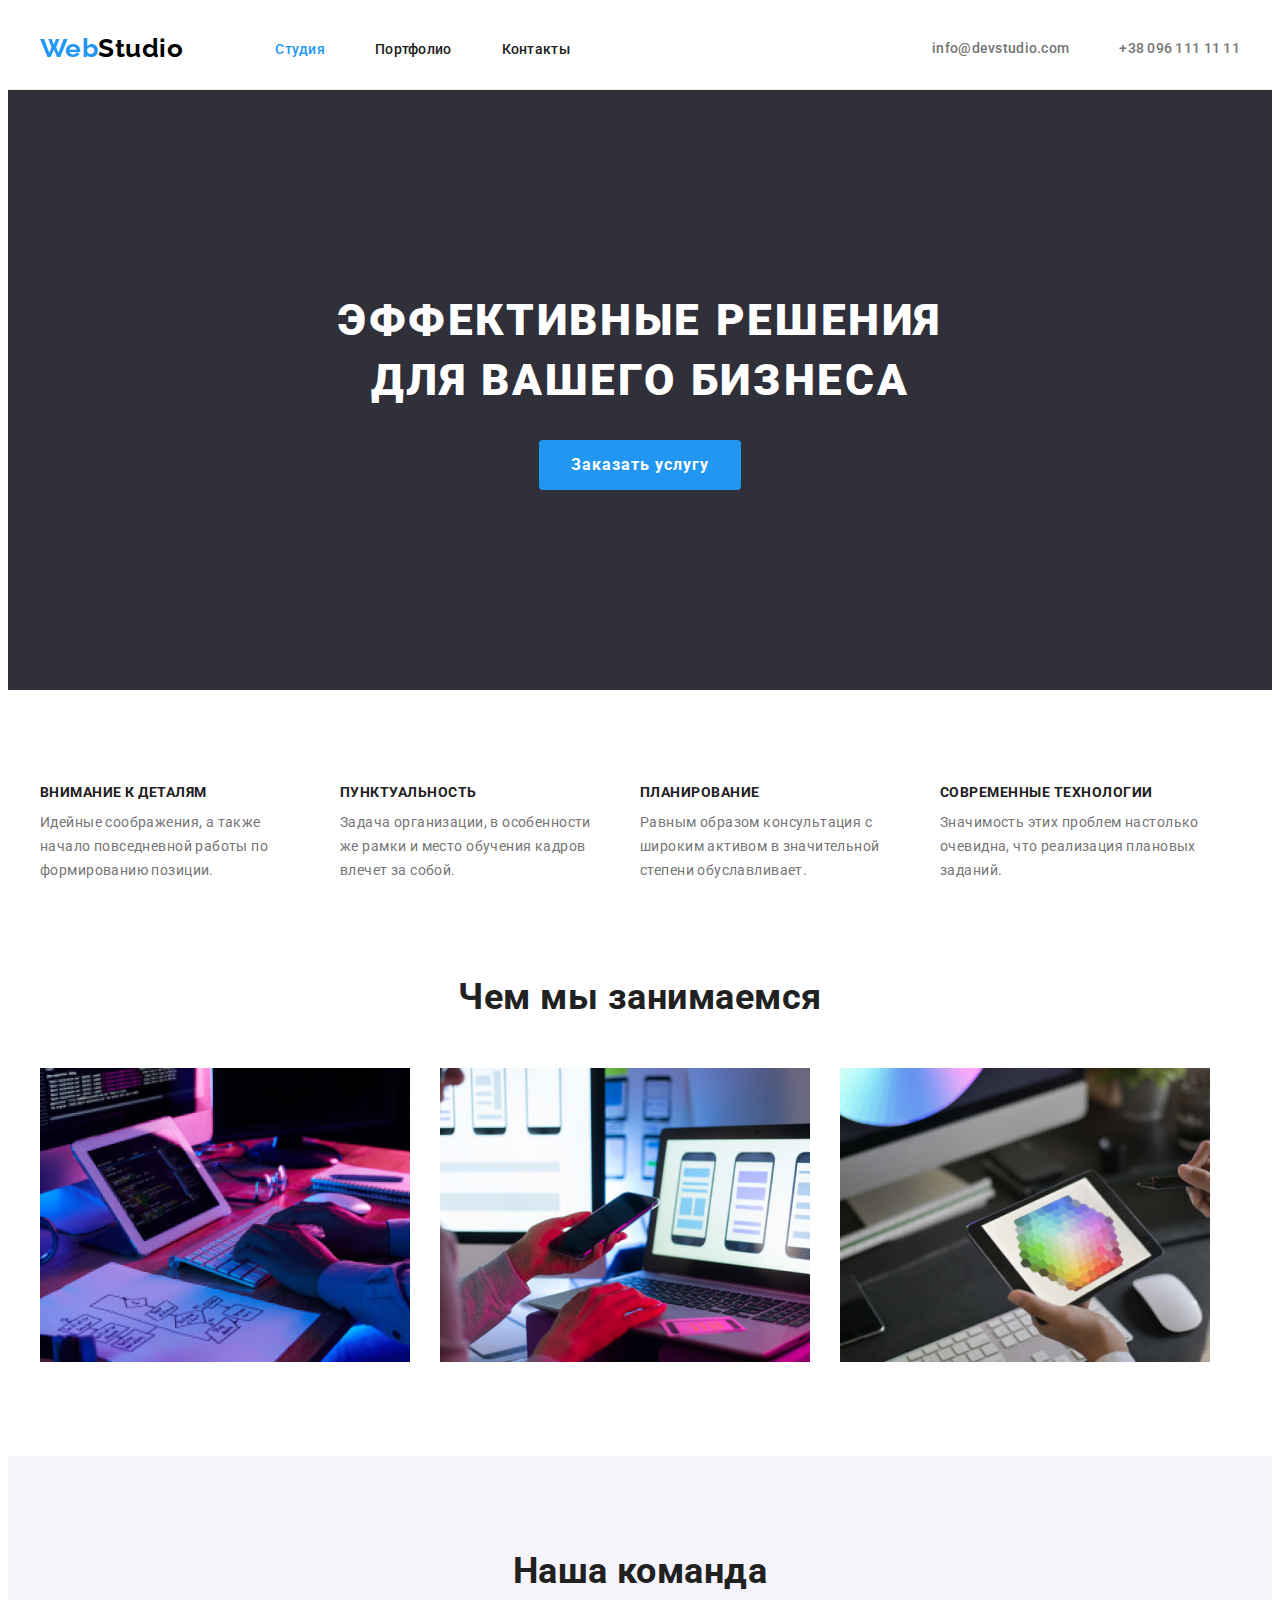
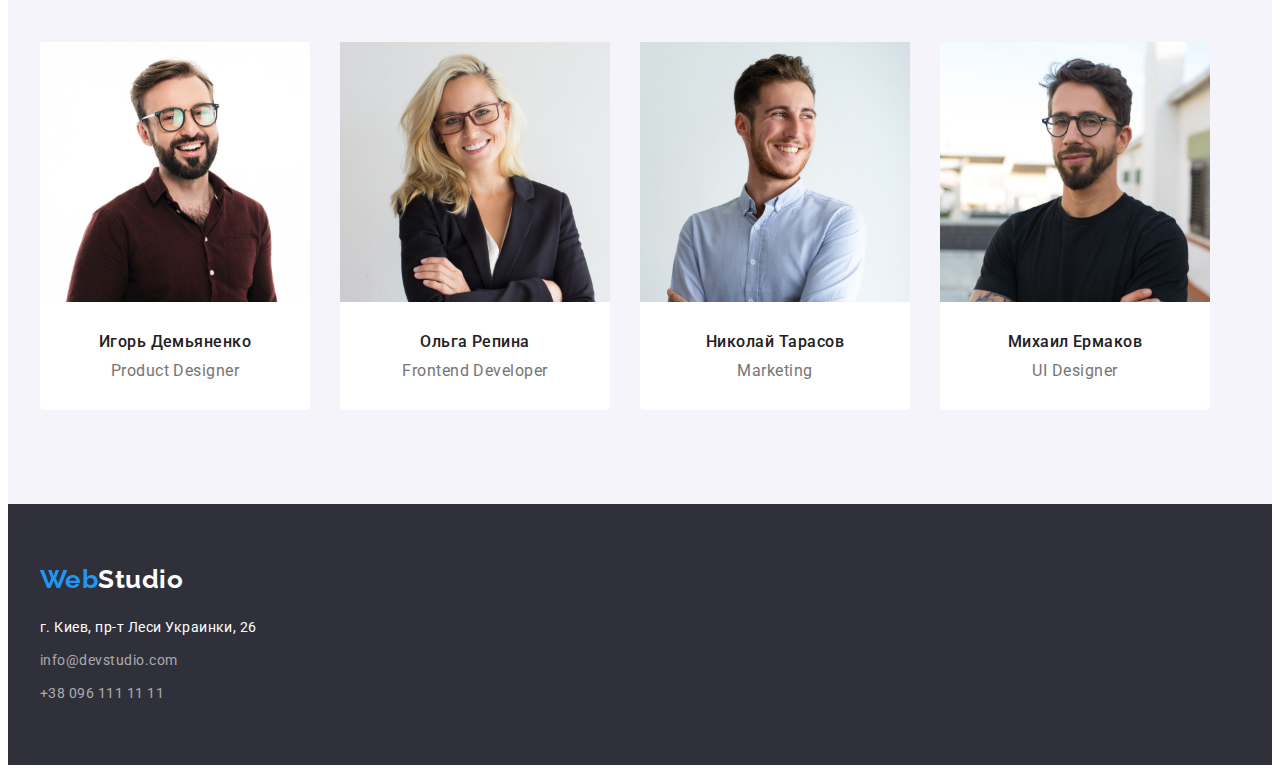
<file: index.html>
<!DOCTYPE html>
<html lang="ru">
  <head>
    <meta charset="UTF-8" />
    <meta name="viewport" content="width=device-width, initial-scale=1.0" />
    <title>Студия</title>
    <link rel="preconnect" href="https://fonts.googleapis.com" />
    <link rel="preconnect" href="https://fonts.gstatic.com" crossorigin />
    <link
      href="https://fonts.googleapis.com/css2?family=Raleway:wght@700&family=Roboto:wght@400;500;700;900&display=swap"
      rel="stylesheet"
    />
    <link
      rel="stylesheet"
      href="https://cdnjs.cloudflare.com/ajax/libs/modern-normalize/1.1.0/modern-normalize.min.css"
      integrity="sha512-wpPYUAdjBVSE4KJnH1VR1HeZfpl1ub8YT/NKx4PuQ5NmX2tKuGu6U/JRp5y+Y8XG2tV+wKQpNHVUX03MfMFn9Q=="
      crossorigin="anonymous"
      referrerpolicy="no-referrer"
    />
    <link rel="stylesheet" href="./css/styles.css" />
  </head>

  <body>
    <!--  section  header -->
    <header class="header">
      <div class="container">
        <nav class="nav">
          <a class="header-logo link" href="./index.html"
            ><span class="span-logo">Web</span>Studio
          </a>
          <ul class="header-list list">
            <li class="header-item">
              <a class="link activ-page" href="./index.html">Студия</a>
              <!--  Activ page  -->
            </li>
            <li class="header-item">
              <a class="header-link link" href="./portfolio.html">Портфолио</a>
            </li>
            <li class="header-item">
              <a class="header-link link" href="./contacts.html">Контакты</a>
            </li>
          </ul>
        </nav>
        <ul class="auth-nav list">
          <li class="auth-item">
            <a class="header-contact link" href="mailto:info@devstudio.com"
              >info@devstudio.com</a
            >
          </li>
          <li class="auth-item">
            <a class="header-contact link" href="tel:+380961111111"
              >+38 096 111 11 11</a
            >
          </li>
        </ul>
      </div>
    </header>

    <main>
      <!--  section hero  -->
      <section class="hero">
        <div class="container">
          <h1 class="hero-title">Эффективные решения для вашего бизнеса</h1>
          <button class="main-btn" type="button">Заказать услугу</button>
        </div>
      </section>

      <!--  benefits section  -->
      <section class="section">
        <h2 hidden>
          Внимание к деталям, пунктуальность, планирование, современные
          технологии
        </h2>
        <div class="container">
          <ul class="benefits-list list">
            <li class="benefits-item">
              <h3 class="list-service">Внимание к деталям</h3>
              <p class="item-service">
                Идейные соображения, а также начало повседневной работы по
                формированию позиции.
              </p>
            </li>
            <li class="benefits-item">
              <h3 class="list-service">Пунктуальность</h3>
              <p class="item-service">
                Задача организации, в особенности же рамки и место обучения
                кадров влечет за собой.
              </p>
            </li>
            <li class="benefits-item">
              <h3 class="list-service">Планирование</h3>
              <p class="item-service">
                Равным образом консультация с широким активом в значительной
                степени обуславливает.
              </p>
            </li>
            <li class="benefits-item">
              <h3 class="list-service">Современные технологии</h3>
              <p class="item-service">
                Значимость этих проблем настолько очевидна, что реализация
                плановых заданий.
              </p>
            </li>
          </ul>
        </div>
      </section>

      <!--  activiti section  -->
      <section class="activiti">
        <div class="container">
          <h2 class="about-activiti">Чем мы занимаемся</h2>
          <ul class="activiti-list list">
            <li class="activiti-item">
              <img
                class="img"
                src="./images/box1.jpg"
                alt="решения для бизнеса"
                width="370"
                height="294"
              />
            </li>
            <li class="activiti-item">
              <img
                class="img"
                src="./images/box2.jpg"
                alt="решения для бизнеса"
                width="370"
                height="294"
              />
            </li>
            <li class="activiti-item">
              <img
                class="img"
                src="./images/box3.jpg"
                alt="решения для бизнеса"
                width="370"
                height="294"
              />
            </li>
          </ul>
        </div>
      </section>

      <!--  team section  -->

      <section class="team section">
        <div class="container">
          <h2 class="tittle-team">Наша команда</h2>
          <ul class="list team-list">
            <li class="team-item">
              <img
                class="img"
                src="./images/img1.jpg"
                alt="Игорь Демьяненко"
                width="270"
                height="260"
              />
              <div class="team-block">
                <h3 class="item-name">Игорь Демьяненко</h3>
                <p class="function-team" lang="en">Product Designer</p>
              </div>
            </li>
            <li class="team-item">
              <img
                class="img"
                src="./images/img2.jpg"
                alt="Ольга Репина"
                width="270"
                height="260"
              />
              <div class="team-block">
                <h3 class="item-name">Ольга Репина</h3>
                <p class="function-team" lang="en">Frontend Developer</p>
              </div>
            </li>
            <li class="team-item">
              <img
                class="img"
                src="./images/img3.jpg"
                alt="Николай Тарасов"
                width="270"
                height="260"
              />
              <div class="team-block">
                <h3 class="item-name">Николай Тарасов</h3>
                <p class="function-team" lang="en">Marketing</p>
              </div>
            </li>
            <li class="team-item">
              <img
                class="img"
                src="./images/img4.jpg"
                alt="Михаил Ермаков"
                width="270"
                height="260"
              />
              <div class="team-block">
                <h3 class="item-name">Михаил Ермаков</h3>
                <p class="function-team" lang="en">UI Designer</p>
              </div>
            </li>
          </ul>
        </div>
      </section>
    </main>

    <!--  footer  -->
    <footer class="footer">
      <div class="container">
        <a class="footer-logo link" href="./index.html"
          ><span class="span-logo">Web</span>Studio
        </a>
        <address>
          <ul class="footer-list list">
            <li class="footer-item">
              <a
                class="footer-address link"
                href="https://www.google.com/maps/place/%D0%B1%D1%83%D0%BB.+%D0%9B%D0%B5%D1%81%D0%B8+%D0%A3%D0%BA%D1%80%D0%B0%D0%B8%D0%BD%D0%BA%D0%B8,+26,+%D0%9A%D0%B8%D0%B5%D0%B2,+02000/@50.4265807,30.5361971,17z/data=!3m1!4b1!4m5!3m4!1s0x40d4cf0e033ecbe9:0x57a4dffefec77da0!8m2!3d50.4265807!4d30.5383858"
                target="title"
                >г. Киев, пр-т Леси Украинки, 26
              </a>
            </li>
            <li class="footer-item">
              <a class="footer-contact link" href="mailto:info@devstudio.com"
                >info@devstudio.com</a
              >
            </li>
            <li class="footer-item">
              <a class="footer-contact link" href="tel:+380961111111"
                >+38 096 111 11 11</a
              >
            </li>
          </ul>
        </address>
      </div>
    </footer>
  </body>
</html>
</file>
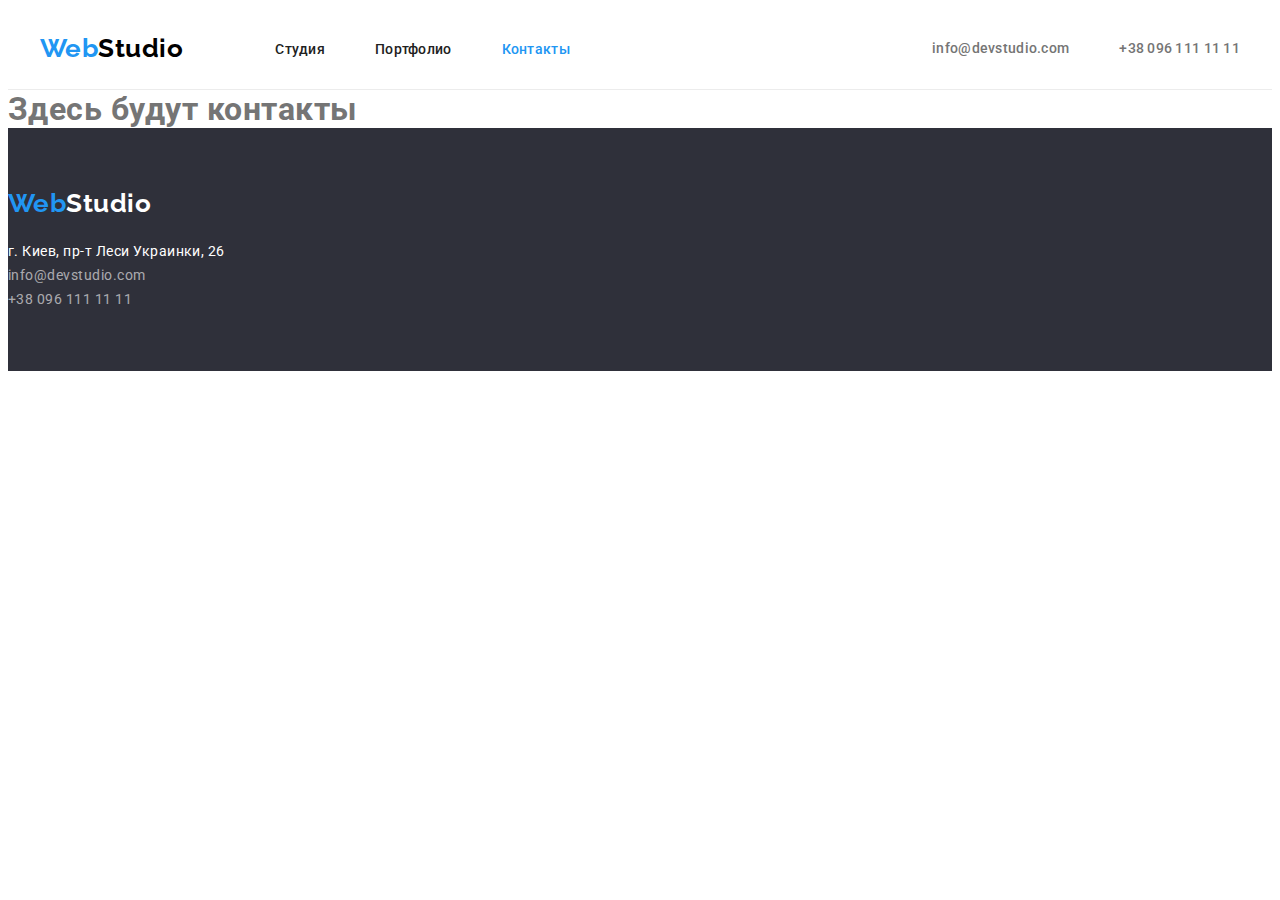
<file: contacts.html>
<!DOCTYPE html>
<html lang="ru">
  <head>
    <meta charset="UTF-8" />
    <meta name="viewport" content="width=device-width, initial-scale=1.0" />
    <title>контакты</title>
    <link rel="preconnect" href="https://fonts.googleapis.com" />
    <link rel="preconnect" href="https://fonts.gstatic.com" crossorigin />
    <link
      href="https://fonts.googleapis.com/css2?family=Raleway:wght@700&family=Roboto:wght@400;500;700;900&display=swap"
      rel="stylesheet"
    />
    <link
      rel="stylesheet"
      href="https://cdnjs.cloudflare.com/ajax/libs/modern-normalize/1.1.0/modern-normalize.min.css"
      integrity="sha512-wpPYUAdjBVSE4KJnH1VR1HeZfpl1ub8YT/NKx4PuQ5NmX2tKuGu6U/JRp5y+Y8XG2tV+wKQpNHVUX03MfMFn9Q=="
      crossorigin="anonymous"
      referrerpolicy="no-referrer"
    />
    <link rel="stylesheet" href="./css/styles.css" />
  </head>

  <!--  header -->
  <body">
        <!--  section  header -->
    <header class="header">
      <div class="container">
        <nav class="nav">
          <a class="header-logo link" href="./index.html"
            ><span class="span-logo">Web</span>Studio
          </a>
          <ul class="header-list list">
            <li class="header-item">
              <a class="header-link link" href="./index.html">Студия</a>
            </li>
            <li class="header-item">
              <a class="header-link link" href="./portfolio.html">Портфолио</a>
            </li>
            <li class="header-item">
              <a class="activ-page link" href="./contacts.html">Контакты</a>
              <!--  Activ page  -->
            </li>
          </ul>
        </nav>
        <ul class="auth-nav list">
          <li class="auth-item">
            <a class="header-contact link" href="mailto:info@devstudio.com"
              >info@devstudio.com</a
            >
          </li>
          <li class="auth-item">
            <a class="header-contact link" href="tel:+380961111111"
              >+38 096 111 11 11</a
            >
          </li>
        </ul>
      </div>
    </header>

    <!----   contacts   ---->
    <main>
      <section>
        <h1>Здесь будут контакты</h1>
      </section>
    </main>

    <!--  footer  -->
    <footer class="footer">
      <div></div>
        <a class="footer-logo link" href="./index.html"
          ><span class="span-logo">Web</span>Studio
        </a>
      </div>
      <address>
        <ul class="list">
          <li>
            <a
              class="footer-address link"
              href="https://www.google.com/maps/place/%D0%B1%D1%83%D0%BB.+%D0%9B%D0%B5%D1%81%D0%B8+%D0%A3%D0%BA%D1%80%D0%B0%D0%B8%D0%BD%D0%BA%D0%B8,+26,+%D0%9A%D0%B8%D0%B5%D0%B2,+02000/@50.4265807,30.5361971,17z/data=!3m1!4b1!4m5!3m4!1s0x40d4cf0e033ecbe9:0x57a4dffefec77da0!8m2!3d50.4265807!4d30.5383858"
              target="title"
              >г. Киев, пр-т Леси Украинки, 26
            </a>
          </li>
          <li>
            <a class="footer-contact link" href="mailto:info@devstudio.com"
              >info@devstudio.com</a
            >
          </li>
          <li>
            <a class="footer-contact link" href="tel:+380961111111"
              >+38 096 111 11 11</a
            >
          </li>
        </ul>
      </address>
    </footer>
  </body>
</html>
</file>
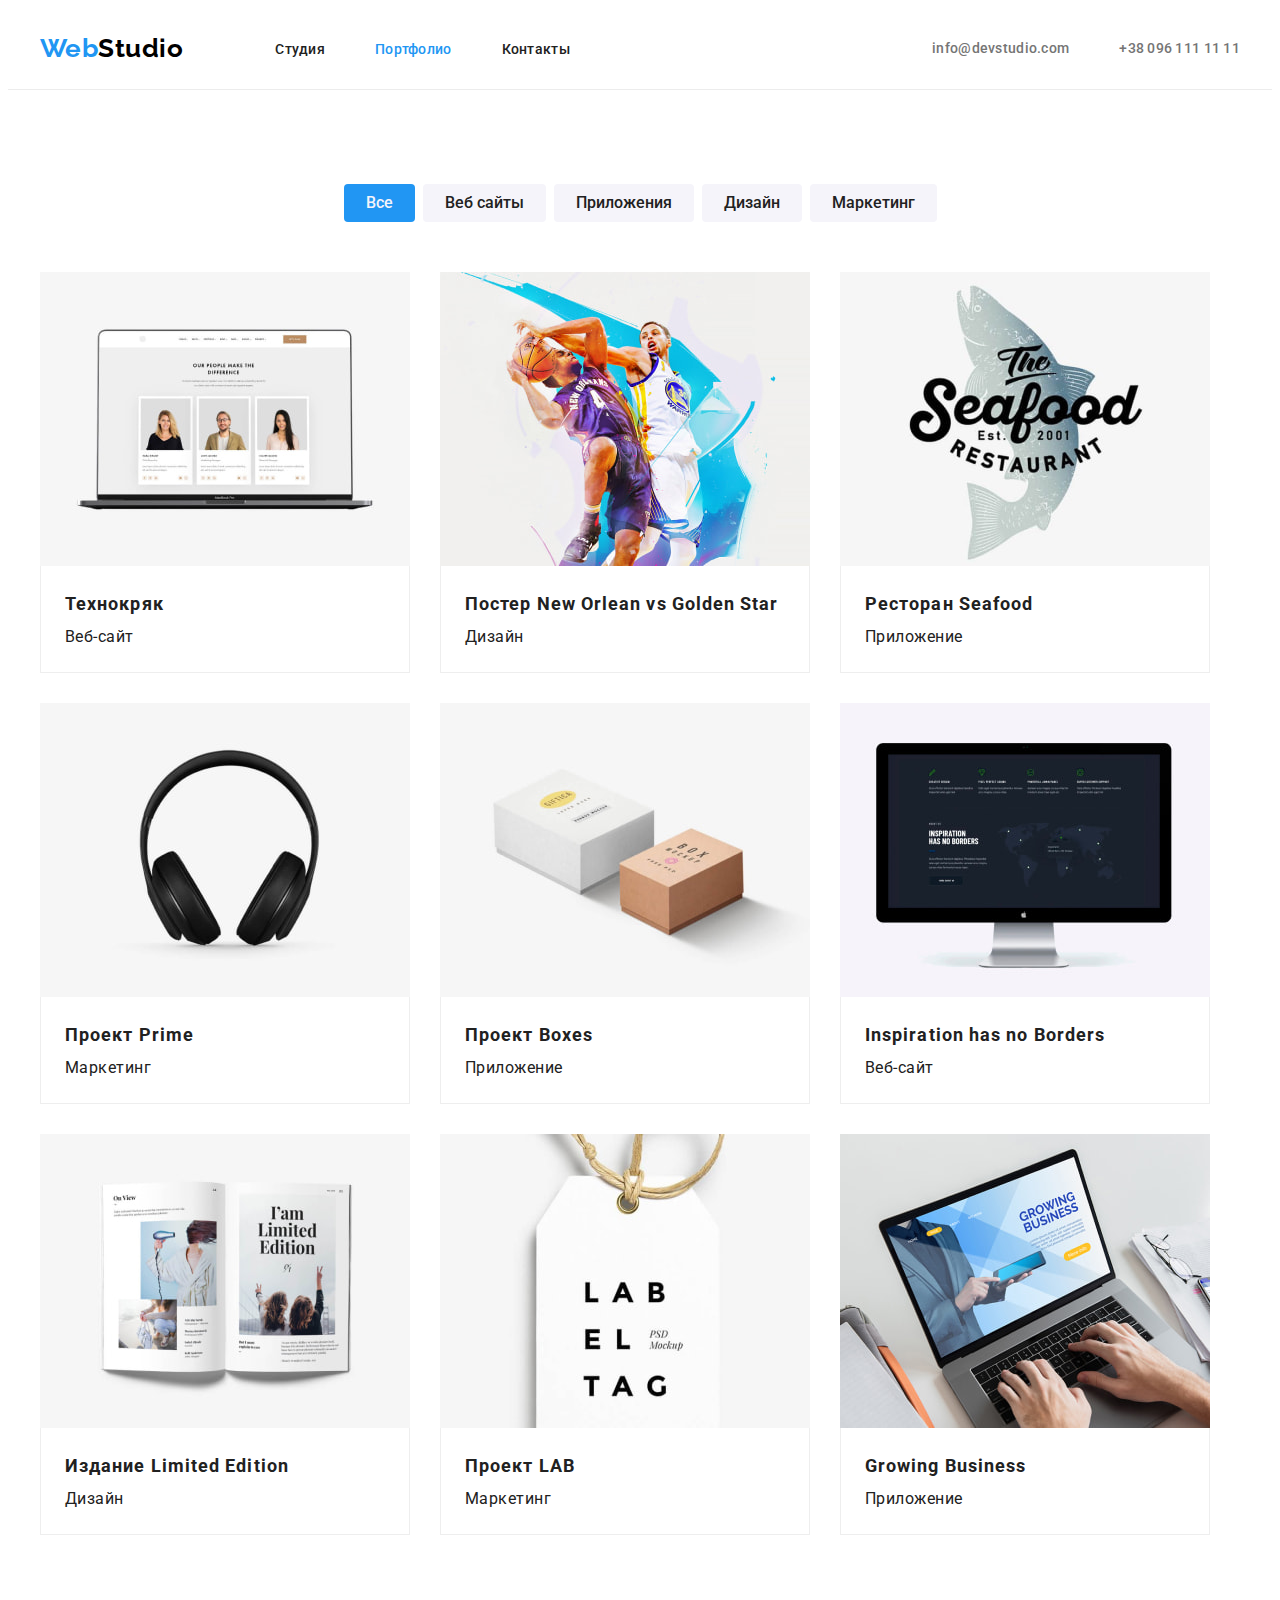
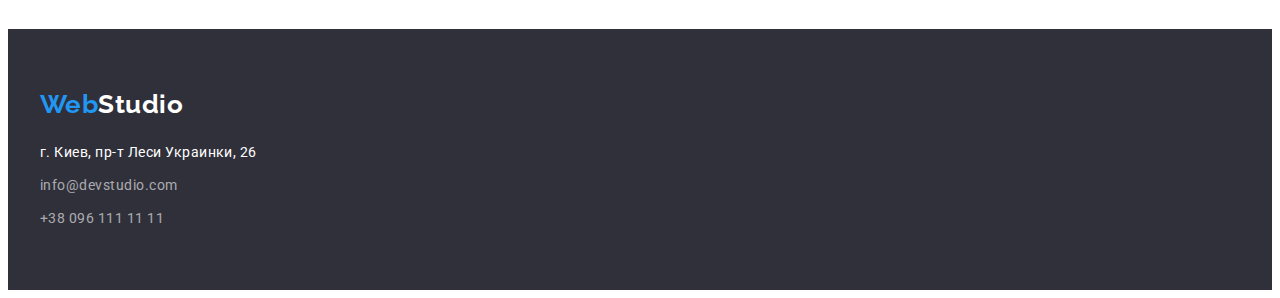
<file: portfolio.html>
<!DOCTYPE html>
<html lang="ru">
  <head>
    <meta charset="UTF-8" />
    <meta name="viewport" content="width=device-width, initial-scale=1.0" />
    <title>Портфолио</title>
    <link rel="preconnect" href="https://fonts.googleapis.com" />
    <link rel="preconnect" href="https://fonts.gstatic.com" crossorigin />
    <link
      href="https://fonts.googleapis.com/css2?family=Raleway:wght@700&family=Roboto:wght@400;500;700;900&display=swap"
      rel="stylesheet"
    />
    <link
      rel="stylesheet"
      href="https://cdnjs.cloudflare.com/ajax/libs/modern-normalize/1.1.0/modern-normalize.min.css"
      integrity="sha512-wpPYUAdjBVSE4KJnH1VR1HeZfpl1ub8YT/NKx4PuQ5NmX2tKuGu6U/JRp5y+Y8XG2tV+wKQpNHVUX03MfMFn9Q=="
      crossorigin="anonymous"
      referrerpolicy="no-referrer"
    />
    <link rel="stylesheet" href="./css/styles.css" />
  </head>

  <!--  header -->
  <body>
    <!--  section  header -->
    <header class="header">
      <div class="container">
        <nav class="nav">
          <a class="header-logo link" href="./index.html"
            ><span class="span-logo">Web</span>Studio
          </a>
          <ul class="header-list list">
            <li class="header-item">
              <a class="header-link link" href="./index.html">Студия</a>
              <!--  Activ page  -->
            </li>
            <li class="header-item">
              <a class="activ-page link" href="./portfolio.html">Портфолио</a>
            </li>
            <li class="header-item">
              <a class="header-link link" href="./contacts.html">Контакты</a>
            </li>
          </ul>
        </nav>
        <ul class="auth-nav list">
          <li class="auth-item">
            <a class="header-contact link" href="mailto:info@devstudio.com"
              >info@devstudio.com</a
            >
          </li>
          <li class="auth-item">
            <a class="header-contact link" href="tel:+380961111111"
              >+38 096 111 11 11</a
            >
          </li>
        </ul>
      </div>
    </header>

    <!--  portfolio  -->
    <main>
      <section class="section">
        <div class="container">
          <h1 hidden>Портфолио</h1>
          <ul class="btn-list list">
            <li class="btn-item">
              <button class="portfolio-activ-btn" type="button">Все</button>
            </li>
            <li class="btn-item">
              <button class="portfolio-btn" type="button">Веб сайты</button>
            </li>
            <li class="btn-item">
              <button class="portfolio-btn" type="button">Приложения</button>
            </li>
            <li class="btn-item">
              <button class="portfolio-btn" type="button">Дизайн</button>
            </li>
            <li class="btn-item">
              <button class="portfolio-btn" type="button">Маркетинг</button>
            </li>
          </ul>
          <ul class="portfolio-list list">
            <li class="portfolio-link">
              <a class="link" href="">
                <img
                  class="img"
                  src="./images/img21.jpg"
                  alt="Вебсайт"
                  width="370"
                  height="294"
                />
                <div class="portfolio-block">
                  <h3 class="list-price">Технокряк</h2>
                  <p class="item-price">Веб-сайт</p>
                </div>
              </a>
            </li>
            <li class="portfolio-link">
              <a class="link" href="">
                <img
                  class="img"
                  src="./images/img22.jpg"
                  alt="Дизайн"
                  width="370"
                  height="294"
                />
                <div class="portfolio-block">
                  <h3 class="list-price">Постер New Orlean vs Golden Star</h2>
                  <p class="item-price">Дизайн</p>
                </div>
              </a>
            </li>
            <li class="portfolio-link">
              <a class="link" href="">
                <img
                  class="img"
                  src="./images/img23.jpg"
                  alt="Приложение"
                  width="370"
                  height="294"
                />
                <div class="portfolio-block">
                  <h3 class="list-price">Ресторан Seafood</h2>
                  <p class="item-price">Приложение</p>
                </div>
              </a>
            </li>
            <li class="portfolio-link">
              <a class="link" href="">
                <img
                  class="img"
                  src="./images/img24.jpg"
                  alt="Маркетинг"
                  width="370"
                  height="294"
                />
                <div class="portfolio-block">
                  <h3 class="list-price">Проект Prime</h2>
                  <p class="item-price">Маркетинг</p>
                </div>
              </a>
            </li>
            <li class="portfolio-link">
              <a class="link" href="">
                <img
                  class="img"
                  src="./images/img25.jpg"
                  alt="Приложение"
                  width="370"
                  height="294"
                />
                <div class="portfolio-block">
                  <h3 class="list-price">Проект Boxes</h2>
                  <p class="item-price">Приложение</p>
                </div>
              </a>
            </li>
            <li class="portfolio-link">
              <a class="link" href=""
                ><img
                  class="img"
                  src="./images/img26.jpg"
                  alt="Вебсайт"
                  width="370"
                  height="294"
                />
                <div class="portfolio-block">
                  <h3 class="list-price">Inspiration has no Borders</h2>
                  <p class="item-price">Веб-сайт</p>
                </div>
              </a>
            </li>
            <li class="portfolio-link">
              <a class="link" href="">
                <img
                  class="img"
                  src="./images/img27.jpg"
                  alt="Дизайн"
                  width="370"
                  height="294"
                />
                <div class="portfolio-block">
                  <h3 class="list-price">Издание Limited Edition</h2>
                  <p class="item-price">Дизайн</p>
                </div>
              </a>
            </li>
            <li class="portfolio-link">
              <a class="link" href="">
                <img
                  class="img"
                  src="./images/img28.jpg"
                  alt="Маркетинг"
                  width="370"
                  height="294"
                />
                <div class="portfolio-block">
                  <h3 class="list-price">Проект LAB</h2>
                  <p class="item-price">Маркетинг</p>
                </div>
              </a>
            </li>
            <li class="portfolio-link">
              <a class="link" href="">
                <img
                  class="img"
                  src="./images/img29.jpg"
                  alt="Приложение"
                  width="370"
                  height="294"
                />
                <div class="portfolio-block">
                  <h3 class="list-price">Growing Business</h2>
                  <p class="item-price">Приложение</p>
                </div>
              </a>
            </li>
          </ul>
        </div>
      </section>
    </main>
<!--  footer  -->
<footer class="footer">
  <div class="container">
    <a class="footer-logo link" href="./index.html"><span class="span-logo">Web</span>Studio
    </a>
    <address>
      <ul class="footer-list list">
        <li class="footer-item">
          <a class="footer-address link"
            href="https://www.google.com/maps/place/%D0%B1%D1%83%D0%BB.+%D0%9B%D0%B5%D1%81%D0%B8+%D0%A3%D0%BA%D1%80%D0%B0%D0%B8%D0%BD%D0%BA%D0%B8,+26,+%D0%9A%D0%B8%D0%B5%D0%B2,+02000/@50.4265807,30.5361971,17z/data=!3m1!4b1!4m5!3m4!1s0x40d4cf0e033ecbe9:0x57a4dffefec77da0!8m2!3d50.4265807!4d30.5383858"
            target="title">г. Киев, пр-т Леси Украинки, 26
          </a>
        </li>
        <li class="footer-item">
          <a class="footer-contact link" href="mailto:info@devstudio.com">info@devstudio.com</a>
        </li>
        <li class="footer-item">
          <a class="footer-contact link" href="tel:+380961111111">+38 096 111 11 11</a>
        </li>
      </ul>
    </address>
  </div>
</footer>
</body>

</html>
</file>
<file: css/styles.css>
/* переменные для значений color */
:root {
  --primary-title-color: #ffffff;
  --secondary-title-color: #212121;
  --primary-text-color: #757575;
  --accent-color: #2196f3;
  --background-color: #2f303a;
  --secondary-background-color: #f5f4fa;
}

/* стандартные параметры стиля */
body {
  font-family: 'Roboto', sans-serif;
  letter-spacing: 0.03em;
  color: var(--primary-text-color);
  background-color: var(--primary-title-color);
}

/* стандартные параметры контейнера */
/* xxxxxxxxxxxxxxxxxxxx */

/* дополнительные параметры сброса отступов */
h1,
h2,
h3,
h4,
h5,
h6,
p,
ul {
  padding: 0;
  margin: 0;
}

/* убираем подчеркивание */
.link {
  text-decoration: none;
}

/* убираем точки из списка <ul> */
.list {
  list-style: none;
}

/*  общий клас контейнер  */

.container {
  margin-left: auto;
  margin-right: auto;
  width: 1200px;
  padding-left: 15px;
  padding-right: 15px;
  /* border: 1 solid teal; */
  /* outline: 2px solid red; */
  /* background-color: yellow; */
}

.section {
  padding-top: 94px;
  padding-bottom: 94px;
}

.img {
  display: block;
  max-width: 100%;
  height: auto;
}

/******  Header  ******/

.header {
  border-bottom: 1px solid #ececec;
}

.header .container {
  display: flex;
}
.nav {
  display: flex;
  align-items: center;
}

.header-list {
  margin-left: 92px;
  display: flex;
}

.header-list :not(:last-child) {
  margin-right: 50px;
}

.header-logo {
  font-weight: 700;
  font-family: Raleway;
  font-weight: bold;
  font-size: 26px;
  line-height: calc(31 / 26);
  color: #000000;
  padding-top: 25px;
  padding-bottom: 25px;
}

.span-logo {
  color: var(--accent-color);
}

.activ-page {
  font-weight: 500;
  font-size: 14px;
  line-height: calc(16 / 14);
  letter-spacing: 0.02em;
  color: var(--accent-color);

  padding-top: 32px;
  padding-bottom: 32px;
  display: block;
}

.auth-nav {
  display: flex;
  margin-left: auto;
}
/* .auth-nav :not(:last-child){
  display: flex;
margin left: 50px;
} */

.auth-nav .auth-item + .auth-item {
  margin-left: 50px;
}

.header-link {
  font-weight: 500;
  font-size: 14px;
  line-height: calc(16 / 14);
  letter-spacing: 0.02em;
  color: var(--secondary-title-color);

  padding-top: 32px;
  padding-bottom: 32px;
  display: block;
}

.header-contact {
  font-weight: 500;
  font-size: 14px;
  line-height: calc(16 / 14);
  letter-spacing: 0.02em;
  color: var(--primary-text-color);

  padding-top: 32px;
  padding-bottom: 32px;
  display: block;
}

.header-link:hover,
.header-link:focus,
.header-contact:hover,
.header-contact:focus,
.footer-contact:hover,
.footer-contact:focus,
.footer-address:hover,
.footer-address:focus {
  color: var(--accent-color);
}

/****  Footer  ****/
.footer {
  padding-top: 60px;
  padding-bottom: 60px;
  background-color: var(--background-color);
}
.footer-logo {
  display: block;
  margin-bottom: 20px;
  font-weight: 700;
  font-family: Raleway;
  font-size: 26px;
  line-height: calc(31 / 26);
  color: var(--primary-title-color);
}

.footer-list .footer-item:not(:last-child) {
  margin-bottom: 9px;
}

.footer-address {
  font-style: normal;
  font-size: 14px;
  line-height: calc(24 / 14);
  color: var(--primary-title-color);
}
.footer-contact {
  font-style: normal;
  font-size: 14px;
  line-height: calc(24 / 14);
  color: rgba(255, 255, 255, 0.6);
}

/****  section hero  *****/

.hero {
  background-color: var(--background-color);
  padding-top: 200px;
  padding-bottom: 200px;
  text-align: center;
}
.hero .container {
  display: flex;
  flex-direction: column;
  align-items: center;
}

.hero-title {
  font-weight: 900;
  font-size: 44px;
  line-height: calc(60 / 44);
  letter-spacing: 0.06em;
  text-align: center;
  color: var(--primary-title-color);
  text-transform: uppercase;
  margin-bottom: 30px;
  max-width: 696px;
}

.main-btn {
  font-family: inherit;
  font-weight: 700;
  display: inline-block;
  cursor: pointer;
  min-width: 200px;
  font-size: 16px;
  line-height: calc(30 / 16);

  padding: 10px 32px;
  border-radius: 4px;
  border: none;
  letter-spacing: 0.06em;

  color: var(--primary-title-color);
  background: var(--accent-color);
}

.main-btn:focus,
.main-btn:hover {
  cursor: pointer;

  color: var(--primary-title-color);
  background: #188ce8;
}

/***************  benefits section  ***************/

.benefits-list {
  display: flex;
}

.benefits-list .benefits-item + .benefits-item {
  margin-left: 30px;
}

.benefits-item {
  width: 270px;
}

.list-service {
  margin-bottom: 10px;
  font-weight: bold;
  font-size: 14px;
  line-height: calc(16 / 14);
  text-transform: uppercase;
  color: var(--secondary-title-color);
}

.item-service {
  font-weight: normal;
  font-size: 14px;
  line-height: calc(24 / 14);
  letter-spacing: 0.03em;
  color: var(--primary-text-color);
}

/****************  activiti section *************/
.activiti {
  padding-bottom: 94px;
  background-color: var(--primary-title-color);
}

.about-activiti {
  text-align: center;
  font-weight: bold;
  font-size: 36px;
  line-height: calc(42 / 36);
  color: var(--secondary-title-color);
  margin-bottom: 50px;
}

.activiti-list {
  display: flex;
}

.activiti-list .activiti-item + .activiti-item {
  margin-left: 30px;
}

/*********** team section *************/

.team {
  background-color: var(--secondary-background-color);
}

.tittle-team {
  margin-bottom: 50px;
  font-weight: bold;
  font-size: 36px;
  line-height: calc(42 / 36);
  color: var(--secondary-title-color);
  text-align: center;
}

.team-list {
  display: flex;
  flex-wrap: wrap;
}

.team-list .team-item + .team-item {
  margin-left: 30px;
}

.team-item {
  background-color: var(--primary-title-color);
  width: 270px;
  padding-bottom: 30px;
  border-radius: 0px 0px 4px 4px;
  /* text-align: center; */
}
.team-item .img {
  margin-bottom: 30px;
}

.team-block {
  display: flex;
  flex-direction: column;
  align-items: center;
}

.item-name {
  margin-bottom: 10px;

  font-size: 16px;
  font-weight: 500;
  line-height: calc(19 / 16);
  color: var(--secondary-title-color);
}

.function-team {
  font-size: 36px;
  font-size: 16px;
  line-height: calc(19 / 16);
  color: var(--primary-text-color);
}

/******   Portfolio page   ******/

.btn-list {
  display: flex;
  justify-content: center;
  margin-bottom: 50px;
}

.portbtn {
}
.btn-list .btn-item + .btn-item {
  margin-left: 8px;
}

.list-price {
  font-weight: bold;
  font-size: 18px;
  line-height: calc(36 / 18);
  letter-spacing: 0.06em;
  color: var(--secondary-title-color);
}

.item-price {
  font-weight: normal;
  font-size: 16px;
  line-height: 30px;
  color: var(--secondary-title-color);
}

.portfolio-activ-btn {
  padding: 6px 22px;
  font-family: inherit;
  font-weight: 500;
  font-size: 16px;
  line-height: calc(26 / 16);
  cursor: pointer;
  color: var(--secondary-background-color);
  background-color: var(--accent-color);
  border-radius: 4px;
  border: none;
}
.portfolio-btn {
  padding: 6px 22px;
  font-family: inherit;
  font-weight: 500;
  font-size: 16px;
  line-height: calc(26 / 16);
  cursor: pointer;
  color: var(--secondary-title-color);
  background-color: var(--secondary-background-color);
  border-radius: 4px;
  border: none;
}

.portfolio-btn:hover,
.portfolio-btn:focus {
  cursor: pointer;
  color: var(--secondary-background-color);
  background-color: var(--accent-color);
}

.portfolio-list {
  /* background-color: tomato; */
  display: flex;
  flex-wrap: wrap;
}

.portfolio-link {
  /* margin-right: 30px; */
  /* margin-bottom: 30px; */
  font-family: inherit;
  font-weight: 500;
  background: var(--primary-title-color);
}

/* .portfolio-link:nth-child(3n) {
  margin-right: 0px;
} */

/* .portfolio-link:nth-last-child(-n + 3) {
  margin-bottom: 0px;
} */

.portfolio-link:not(:nth-child(3n)) {
  margin-right: 30px;
}

.portfolio-link:not(:nth-last-child(-n + 3)) {
  margin-bottom: 30px;
}

.portfolio-block {
  padding: 20px 24px;
  border: 1px solid #eeeeee;
  border-top: none;
}
</file>
